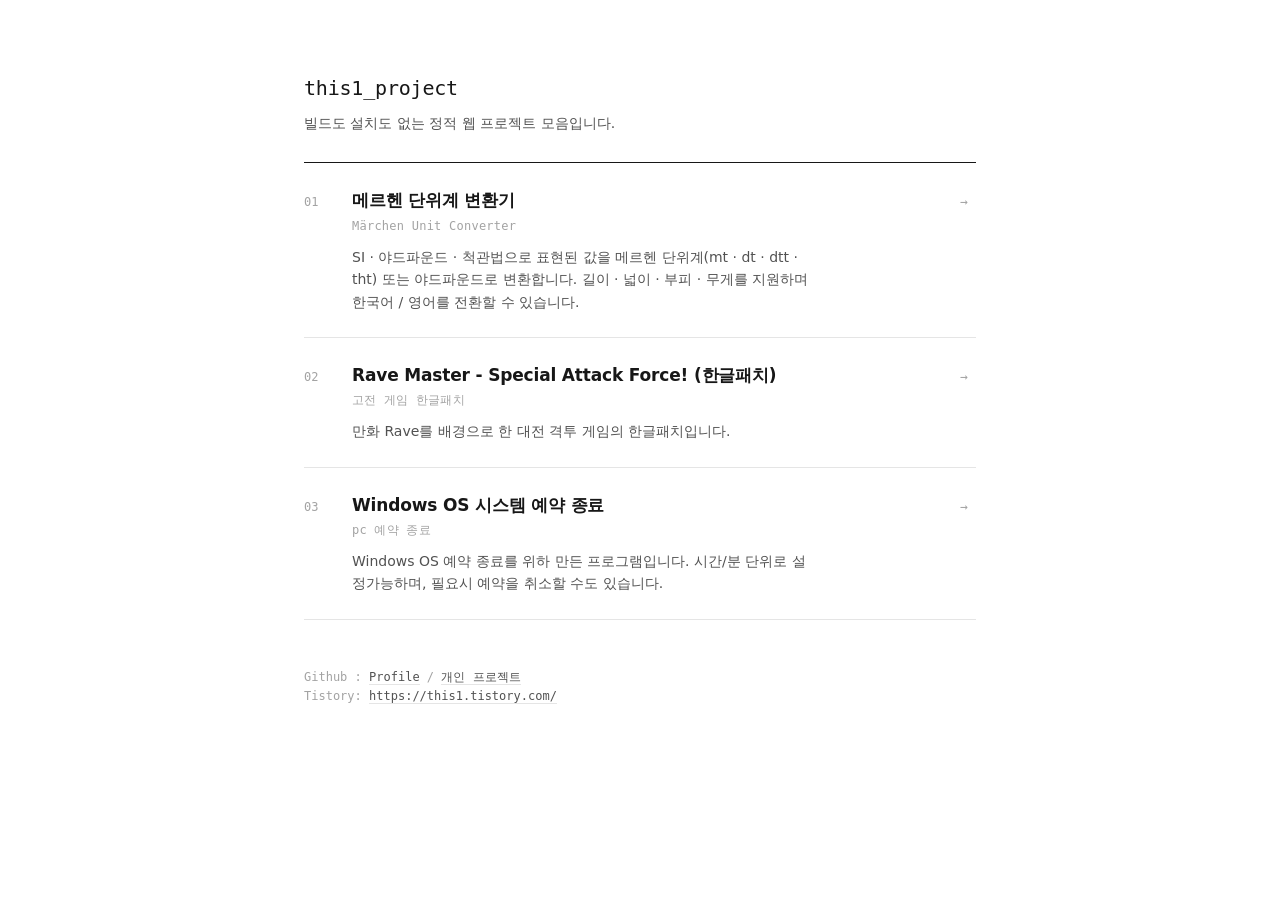
<file: index.html>
<!DOCTYPE html>
<html lang="ko">
<head>
  <meta charset="UTF-8">
  <meta name="viewport" content="width=device-width, initial-scale=1">
  <title>this1_project</title>
  <meta name="description" content="this1_project에 담긴 웹 프로젝트 목록">
  <style>
    :root {
      --bg:          #ffffff;
      --bg-hover:    #f5f5f5;
      --line:        #e5e5e5;
      --line-strong: #171717;

      --ink:         #171717;
      --ink-muted:   #525252;
      --ink-faint:   #a3a3a3;

      color-scheme: light;

      --sans: "Pretendard", "Apple SD Gothic Neo", "Malgun Gothic",
              system-ui, -apple-system, "Segoe UI", sans-serif;
      --mono: ui-monospace, "SFMono-Regular", "Cascadia Mono", Consolas, monospace;
    }

    * { box-sizing: border-box; }

    body {
      margin: 0;
      padding: 0;
      background: var(--bg);
      color: var(--ink);
      font-family: var(--sans);
      font-size: 15px;
      line-height: 1.6;
      -webkit-font-smoothing: antialiased;
    }

    .wrap {
      max-width: 720px;
      margin: 0 auto;
      padding: 72px 24px 96px;
    }

    /* ══ 머리말 ══════════════════════════════════════════════════════════ */

    header {
      padding-bottom: 28px;
      border-bottom: 1px solid var(--line-strong);
    }

    h1 {
      margin: 0;
      font-family: var(--mono);
      font-size: 20px;
      font-weight: 500;
      letter-spacing: -.01em;
      color: var(--ink);
    }

    .tagline {
      margin: 8px 0 0;
      font-size: 14px;
      color: var(--ink-muted);
    }

    /* ══ 목록 ════════════════════════════════════════════════════════════ */

    .list {
      list-style: none;
      margin: 0;
      padding: 0;
    }

    .list > li { border-bottom: 1px solid var(--line); }

    .row {
      display: grid;
      grid-template-columns: 44px 1fr 20px;
      align-items: baseline;
      gap: 0 4px;
      padding: 24px 8px 24px 0;
      text-decoration: none;
      color: inherit;
      transition: background-color .12s ease;
    }
    .row:hover { background: var(--bg-hover); }
    .row:focus-visible {
      outline: 2px solid var(--ink);
      outline-offset: -2px;
      background: var(--bg-hover);
    }

    .num {
      font-family: var(--mono);
      font-size: 12px;
      color: var(--ink-faint);
      font-variant-numeric: tabular-nums;
    }

    .title {
      display: block;
      margin: 0;
      font-size: 17px;
      font-weight: 600;
      letter-spacing: -.01em;
    }

    .subtitle {
      display: block;
      margin: 2px 0 0;
      font-family: var(--mono);
      font-size: 12px;
      letter-spacing: .02em;
      color: var(--ink-faint);
    }

    .desc {
      display: block;
      margin: 10px 0 0;
      font-size: 14px;
      color: var(--ink-muted);
      max-width: 52ch;
    }

    .meta {
      display: block;
      margin: 12px 0 0;
      font-family: var(--mono);
      font-size: 11px;
      letter-spacing: .02em;
      color: var(--ink-faint);
    }

    .arrow {
      justify-self: end;
      font-family: var(--mono);
      font-size: 13px;
      color: var(--ink-faint);
      transition: transform .12s ease, color .12s ease;
    }
    .row:hover .arrow,
    .row:focus-visible .arrow {
      color: var(--ink);
      transform: translateX(3px);
    }

    /* ══ 꼬리말 ══════════════════════════════════════════════════════════ */

    footer {
      margin-top: 48px;
      font-family: var(--mono);
      font-size: 12px;
      color: var(--ink-faint);
    }
    footer a {
      color: var(--ink-muted);
      text-decoration: none;
      border-bottom: 1px solid var(--line);
    }
    footer a:hover {
      color: var(--ink);
      border-bottom-color: var(--ink);
    }

    @media (max-width: 560px) {
      .wrap { padding: 48px 20px 64px; }
      .row { grid-template-columns: 32px 1fr 16px; padding: 20px 4px 20px 0; }
      .desc { max-width: none; }
    }
  </style>
</head>
<body>

  <div class="wrap">

    <header>
      <h1>this1_project</h1>
      <p class="tagline">빌드도 설치도 없는 정적 웹 프로젝트 모음입니다.</p>
    </header>

    <main>
      <ul class="list">

        <li>
          <a class="row" href="unit_conversion/">
            <span class="num">01</span>
            <span>
              <span class="title">메르헨 단위계 변환기</span>
              <span class="subtitle">Märchen Unit Converter</span>
              <span class="desc">
                SI · 야드파운드 · 척관법으로 표현된 값을 메르헨 단위계(mt · dt · dtt · tht)
                또는 야드파운드로 변환합니다. 길이 · 넓이 · 부피 · 무게를 지원하며
                한국어 / 영어를 전환할 수 있습니다.
              </span>
            </span>
            <span class="arrow" aria-hidden="true">→</span>
          </a>
        </li>
        
        <li>
          <a class="row" href="https://this1.tistory.com/106">
            <span class="num">02</span>
            <span>
              <span class="title">Rave Master - Special Attack Force! (한글패치)</span>
              <span class="subtitle">고전 게임 한글패치</span>
              <span class="desc">
                만화 Rave를 배경으로 한 대전 격투 게임의 한글패치입니다.
              </span>
            </span>
            <span class="arrow" aria-hidden="true">→</span>
          </a>
        </li>
        
        <li>
          <a class="row" href="https://this1.tistory.com/100">
            <span class="num">03</span>
            <span>
              <span class="title">Windows OS 시스템 예약 종료</span>
              <span class="subtitle">pc 예약 종료</span>
              <span class="desc">
                Windows OS 예약 종료를 위하 만든 프로그램입니다.
                시간/분 단위로 설정가능하며, 필요시 예약을 취소할 수도 있습니다.
              </span>
            </span>
            <span class="arrow" aria-hidden="true">→</span>
          </a>
        </li>

      </ul>
    </main>

    <footer>
      Github : <a href="https://github.com/swi0110">Profile</a> / <a href="https://github.com/swi0110/this1_project">개인 프로젝트</a> <br/>
      Tistory: <a href="https://this1.tistory.com/">https://this1.tistory.com/ </a>
    </footer>

  </div>

</body>
</html>
</file>
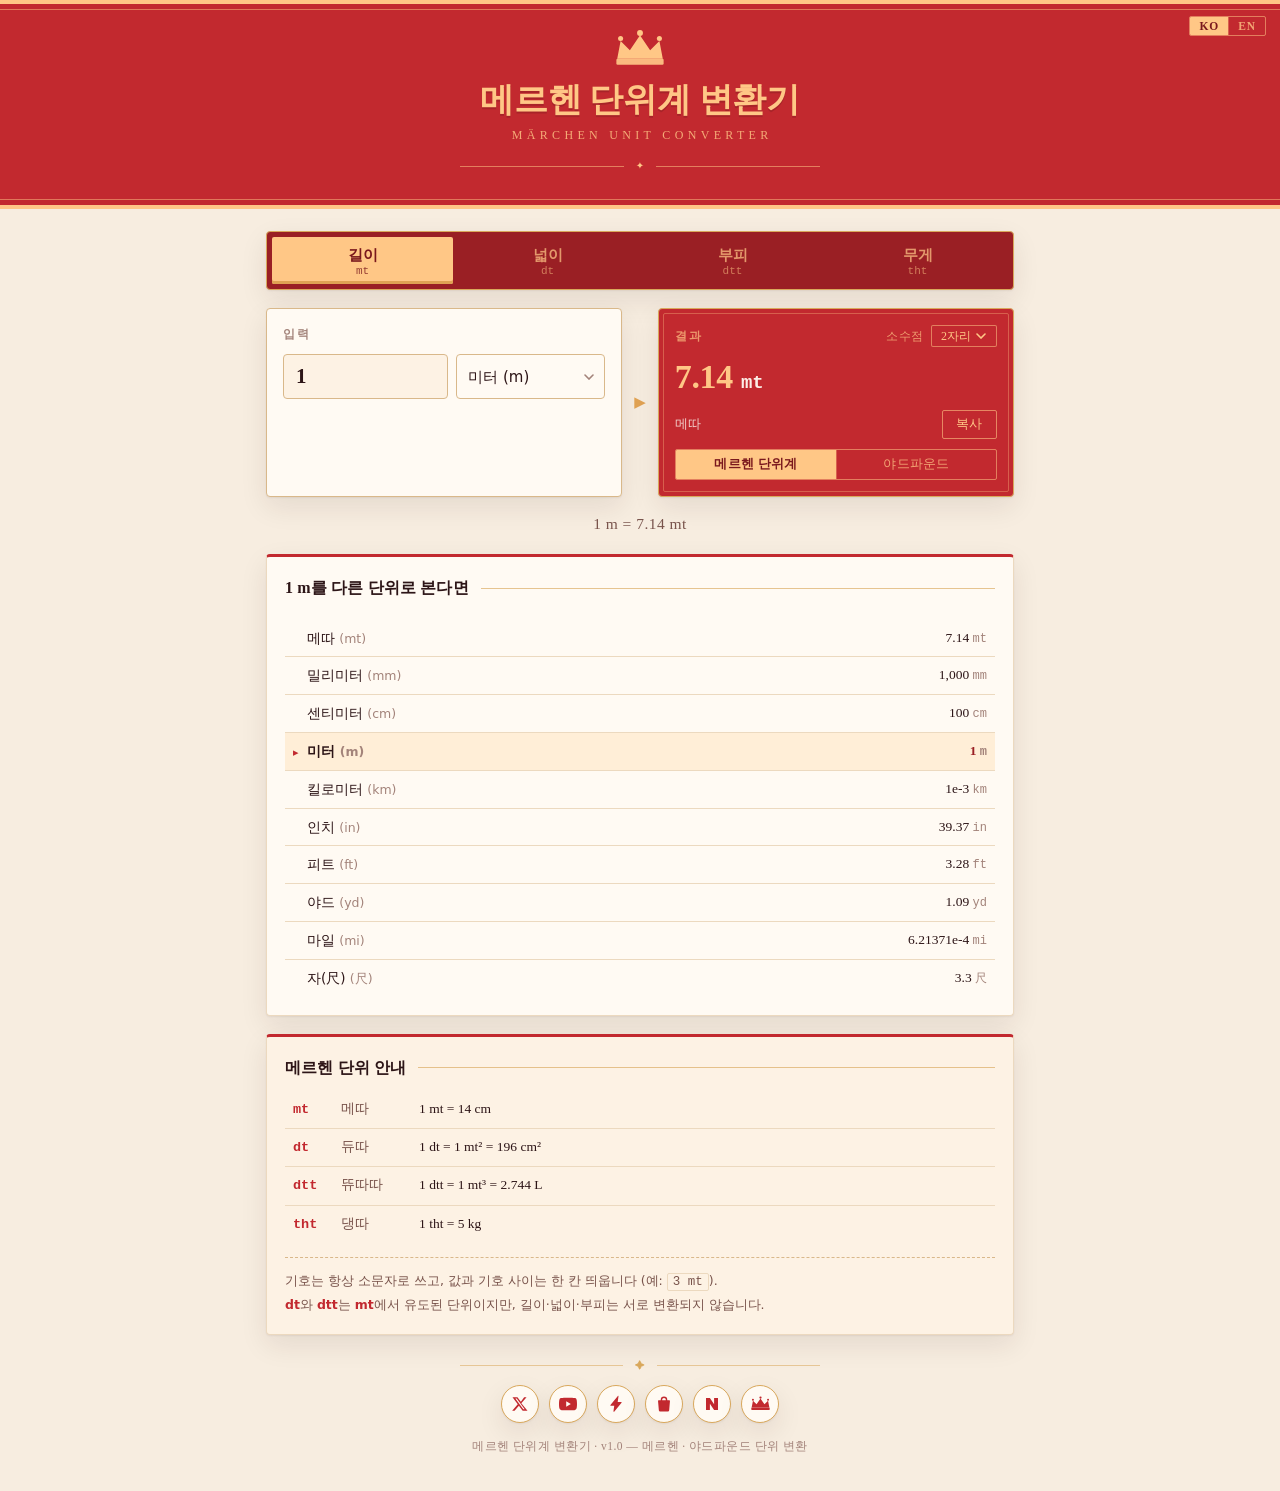
<file: unit_conversion/index.html>
<!DOCTYPE html>
<!-- 이 빙구야, 이걸 또 열어봤느냐!-->
<html lang="ko">
<head>
  <meta charset="UTF-8">
  <meta name="viewport" content="width=device-width, initial-scale=1">
  <title>메르헨 단위계 변환기</title>
  <link rel="stylesheet" href="css/style.css">
</head>
<body>

  <header class="crest-band">

    <div id="lang-toggle" class="lang-toggle" role="group" data-i18n-aria="langGroup"></div>

    <div class="crest-band-inner">

      <svg class="crest" viewBox="0 0 64 46" aria-hidden="true" focusable="false">
        <path class="crest-crown"
              d="M5 34 L9 13 L20 24 L32 6 L44 24 L55 13 L59 34 Z"/>
        <rect class="crest-base" x="4" y="34" width="56" height="7" rx="1.5"/>
        <circle class="crest-jewel" cx="9"  cy="10" r="3"/>
        <circle class="crest-jewel" cx="32" cy="3.5" r="3.5"/>
        <circle class="crest-jewel" cx="55" cy="10" r="3"/>
      </svg>

      <h1 class="wordmark" data-i18n="wordmark">메르헨 단위계 변환기</h1>
      <p class="wordmark-sub" data-i18n="wordmarkSub" data-i18n-lang="wordmarkSubLang">Märchen Unit Converter</p>

      <div class="band-rule" aria-hidden="true"><span>✦</span></div>
    </div>
  </header>

  <main class="app">

    <div id="tabs" class="tabs" role="group" data-i18n-aria="dimGroup"></div>

    <section class="converter">

      <div class="card">
        <label class="card-label" for="value-input" data-i18n="inputLabel">입력</label>
        <div id="input-field" class="input-field">
          <input id="value-input"
                 type="text"
                 inputmode="decimal"
                 autocomplete="off"
                 spellcheck="false"
                 data-i18n-placeholder="inputPlaceholder"
                 aria-describedby="input-error">
          <select id="from-unit" data-i18n-aria="fromUnitAria"></select>
        </div>
        <p id="input-error" class="input-error" role="alert"></p>
      </div>

      <div class="arrow" aria-hidden="true">
        <span class="arrow-desktop">▶</span>
        <span class="arrow-mobile">▼</span>
      </div>

      <div class="card result-card">
        <div class="result-head">
          <span class="card-label" data-i18n="resultLabel">결과</span>
          <label class="precision-field">
            <span data-i18n="decimalsLabel">소수점</span>
            <select id="decimals" data-i18n-aria="decimalsAria"></select>
          </label>
        </div>
        <div class="result-main" role="status" aria-live="polite" aria-atomic="true">
          <span id="result-value" class="result-value is-empty">—</span>
          <span id="result-symbol" class="result-symbol">mt</span>
        </div>
        <div class="result-foot">
          <span id="result-reading" class="result-reading">메따</span>
          <button id="copy-btn" type="button" class="copy-btn" data-i18n="copy" disabled>복사</button>
        </div>
        <div id="system-toggle" class="system-toggle" role="group" data-i18n-aria="systemGroup"></div>
      </div>

    </section>

    <p id="equation" class="equation"></p>

    <section class="panel">
      <div class="section-head">
        <!-- 제목에 입력 수량이 들어가므로 renderGlance가 채운다 (data-i18n 없음) -->
        <h2 id="glance-heading">다른 단위로 본다면</h2>
      </div>
      <p id="glance-caption" class="panel-caption"></p>
      <table class="glance">
        <tbody id="glance-body"></tbody>
      </table>
    </section>

    <section class="panel panel-guide">
      <div class="section-head">
        <h2 data-i18n="guideHeading">메르헨 단위 안내</h2>
      </div>
      <table class="guide">
        <tbody id="guide-body"></tbody>
      </table>
      <p class="panel-note">
        <span data-i18n-html="guideNote1"></span>
        <br>
        <span data-i18n-html="guideNote2"></span>
      </p>
    </section>

  </main>

  <footer class="app-footer">
    <div class="band-rule footer-rule" aria-hidden="true"><span>✦</span></div>

    <nav class="links" data-i18n-aria="linksGroup">

      <a class="link-btn" href="https://x.com/Mytyl_Maerchen"
         target="_blank" rel="noopener noreferrer"
         data-i18n-title="linkX" data-i18n-aria="linkXAria">
        <svg viewBox="0 0 24 24" aria-hidden="true" focusable="false">
          <path d="M17.53 3h3.2l-6.99 7.99L22 21h-6.44l-5.05-6.6L4.74 21H1.54l7.48-8.55L2 3h6.6l4.56 6.03L17.53 3Zm-1.12 16.1h1.77L7.67 4.81H5.77l10.64 14.29Z"/>
        </svg>
      </a>

      <a class="link-btn" href="https://www.youtube.com/@MytylMaerchen"
         target="_blank" rel="noopener noreferrer"
         data-i18n-title="linkYoutube" data-i18n-aria="linkYoutubeAria">
        <svg viewBox="0 0 24 24" aria-hidden="true" focusable="false">
          <path d="M23.5 6.2a3 3 0 0 0-2.11-2.12C19.5 3.56 12 3.56 12 3.56s-7.5 0-9.39.52A3 3 0 0 0 .5 6.2C0 8.1 0 12 0 12s0 3.9.5 5.8a3 3 0 0 0 2.11 2.12c1.89.52 9.39.52 9.39.52s7.5 0 9.39-.52A3 3 0 0 0 23.5 17.8c.5-1.9.5-5.8.5-5.8s0-3.9-.5-5.8ZM9.6 15.6V8.4l6.2 3.6-6.2 3.6Z"/>
        </svg>
      </a>

      <!-- 치지직 로고는 '치'·'직'을 번개 모양으로 변형한 것이라 번개를 모티프로 삼았다 -->
      <a class="link-btn" href="https://chzzk.naver.com/390efc6c5186f85427b2d61297a9d4ed"
         target="_blank" rel="noopener noreferrer"
         data-i18n-title="linkChzzk" data-i18n-aria="linkChzzkAria">
        <svg viewBox="0 0 24 24" aria-hidden="true" focusable="false">
          <path d="M14.2 1.5 4.6 13.4a.55.55 0 0 0 .43.9h4.63l-1.06 7.5a.55.55 0 0 0 .97.42l9.83-12.02a.55.55 0 0 0-.43-.9h-4.7l1.02-7.4a.55.55 0 0 0-1.09-.4Z"/>
        </svg>
      </a>

      <!-- 마플샵은 워드마크만 쓰고 심볼이 없어, 굿즈를 뜻하는 쇼핑백으로 대신한다 -->
      <a class="link-btn" href="https://marpple.shop/kr/mytyl_maerchen"
         target="_blank" rel="noopener noreferrer"
         data-i18n-title="linkGoods" data-i18n-aria="linkGoodsAria">
        <svg viewBox="0 0 24 24" aria-hidden="true" focusable="false">
          <path d="M4.9 7h14.2c.5 0 .89.43.85.93l-1.06 12.4A1.7 1.7 0 0 1 17.2 21.9H6.8a1.7 1.7 0 0 1-1.69-1.57L4.05 7.93A.85.85 0 0 1 4.9 7Z"/>
          <path d="M8.6 8.5V6.4a3.4 3.4 0 0 1 6.8 0v2.1" fill="none"
                stroke="currentColor" stroke-width="1.9" stroke-linecap="round"/>
        </svg>
      </a>

      <!-- 카페 앱 아이콘 대신 네이버의 N 마크 — 커피잔은 커뮤니티라는 성격을 오해하게 만든다 -->
      <a class="link-btn" href="https://cafe.naver.com/maerchenkingdom"
         target="_blank" rel="noopener noreferrer"
         data-i18n-title="linkCafe" data-i18n-aria="linkCafeAria">
        <svg viewBox="0 0 24 24" aria-hidden="true" focusable="false">
          <path d="M4 4h5.2l5.6 8.2V4H20v16h-5.2L9.2 11.8V20H4V4Z"/>
        </svg>
      </a>

      <!-- 제국 홈페이지는 이 페이지 머리에 쓴 왕관 문장을 그대로 쓴다 -->
      <a class="link-btn" href="https://www.theholymaerchenempire.com/ko"
         target="_blank" rel="noopener noreferrer"
         data-i18n-title="linkHome" data-i18n-aria="linkHomeAria">
        <svg class="crest-icon" viewBox="0 0 64 46" aria-hidden="true" focusable="false">
          <path d="M5 34 L9 13 L20 24 L32 6 L44 24 L55 13 L59 34 Z"/>
          <rect x="4" y="34" width="56" height="7" rx="1.5"/>
          <circle cx="9"  cy="10" r="3"/>
          <circle cx="32" cy="3.5" r="3.5"/>
          <circle cx="55" cy="10" r="3"/>
        </svg>
      </a>

    </nav>

    <p class="footer-note" data-i18n="footerNote"></p>
  </footer>

  <div id="toast" class="toast" role="status" hidden></div>

  <script src="js/i18n.js"></script>
  <script src="js/units.js"></script>
  <script src="js/convert.js"></script>
  <script src="js/format.js"></script>
  <script src="js/storage.js"></script>
  <script src="js/ui.js"></script>
</body>
</html>
</file>
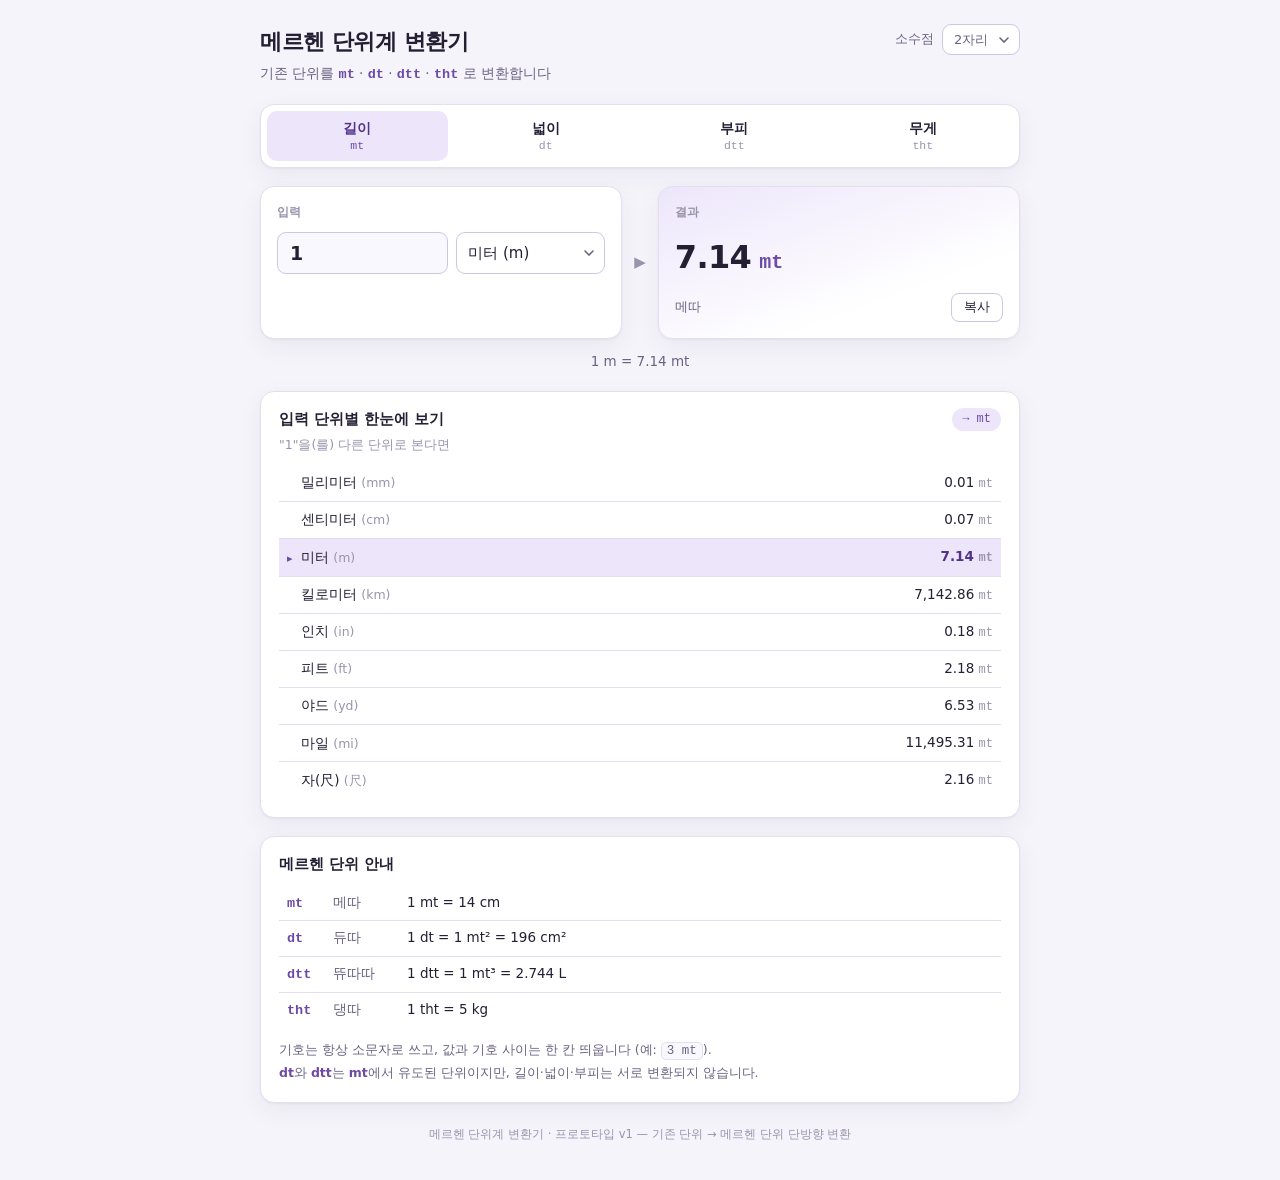
<file: unit_conversion/prototype/index.html>
<!DOCTYPE html>
<!-- 이 빙구야, 이걸 또 열어봤느냐!-->
<html lang="ko">
<head>
  <meta charset="UTF-8">
  <meta name="viewport" content="width=device-width, initial-scale=1">
  <title>메르헨 단위계 변환기</title>
  <link rel="stylesheet" href="css/style.css">
</head>
<body>

  <div class="app">

    <header class="app-header">
      <div class="app-title">
        <h1>메르헨 단위계 변환기</h1>
        <p class="subtitle">
          기존 단위를 <b>mt</b> · <b>dt</b> · <b>dtt</b> · <b>tht</b> 로 변환합니다
        </p>
      </div>
      <label class="precision-field">
        <span class="precision-label">소수점</span>
        <select id="decimals" aria-label="소수점 자리수"></select>
      </label>
    </header>

    <nav id="tabs" class="tabs" role="tablist" aria-label="변환 차원"></nav>

    <section class="converter">

      <div class="card input-card">
        <label class="card-label" for="value-input">입력</label>
        <div id="input-field" class="input-field">
          <input id="value-input"
                 type="text"
                 inputmode="decimal"
                 autocomplete="off"
                 spellcheck="false"
                 placeholder="값 입력"
                 aria-describedby="input-error">
          <select id="from-unit" aria-label="입력 단위"></select>
        </div>
        <p id="input-error" class="input-error" role="alert"></p>
      </div>

      <div class="arrow" aria-hidden="true">
        <span class="arrow-desktop">▶</span>
        <span class="arrow-mobile">▼</span>
      </div>

      <div class="card result-card">
        <span class="card-label">결과</span>
        <div class="result-main" role="status" aria-live="polite" aria-atomic="true">
          <span id="result-value" class="result-value is-empty">—</span>
          <span id="result-symbol" class="result-symbol">mt</span>
        </div>
        <div class="result-foot">
          <span id="result-reading" class="result-reading">메따</span>
          <button id="copy-btn" type="button" class="copy-btn" disabled>복사</button>
        </div>
      </div>

    </section>

    <p id="equation" class="equation"></p>

    <section class="panel">
      <div class="panel-head">
        <h2>입력 단위별 한눈에 보기</h2>
        <span class="panel-badge">→ <span id="glance-unit">mt</span></span>
      </div>
      <p id="glance-caption" class="panel-caption"></p>
      <table class="glance">
        <tbody id="glance-body"></tbody>
      </table>
    </section>

    <section class="panel">
      <div class="panel-head">
        <h2>메르헨 단위 안내</h2>
      </div>
      <table class="guide">
        <tbody id="guide-body"></tbody>
      </table>
      <p class="panel-note">
        기호는 항상 소문자로 쓰고, 값과 기호 사이는 한 칸 띄웁니다 (예: <code>3 mt</code>).
        <br>
        <b>dt</b>와 <b>dtt</b>는 <b>mt</b>에서 유도된 단위이지만, 길이·넓이·부피는 서로 변환되지 않습니다.
      </p>
    </section>

    <footer class="app-footer">
      메르헨 단위계 변환기 · 프로토타입 v1 — 기존 단위 → 메르헨 단위 단방향 변환
    </footer>

  </div>

  <div id="toast" class="toast" role="status" hidden></div>

  <script src="js/units.js"></script>
  <script src="js/convert.js"></script>
  <script src="js/format.js"></script>
  <script src="js/storage.js"></script>
  <script src="js/ui.js"></script>
</body>
</html>
</file>
<file: unit_conversion/css/style.css>
/* ==========================================================================
   메르헨 단위계 변환기 — style.css (정규 버전)

   디자인 참고: The Holy Maerchen Empire (theholymaerchenempire.com).
   붉은색은 건국의 열정, 금색은 그 과정의 노력이라는 제국 상징 해설을 따랐다.
   프로토타입 디자인은 prototype/ 폴더에 따로 보관되어 있다.
   ========================================================================== */

:root {
  /* 제국 정본 색 */
  --red:           #c2292f;
  --red-deep:      #9a1f24;
  --red-dark:      #7a181d;
  --gold:          #ffc786;
  --gold-deep:     #e0a253;
  --gold-line:     #d9a85c;

  /* 지면 */
  --page:          #f7ede0;
  --surface:       #fffaf3;
  --surface-alt:   #fdf2e4;
  --border:        #ecd9bf;
  --border-strong: #d9b88a;

  /* 글자 */
  --ink:           #2d1517;
  --ink-muted:     #79544c;
  --ink-faint:     #a3837a;

  --danger:        #9a1f24;

  /* OS가 다크 모드여도 select·스크롤바가 어두워지지 않게 라이트로 못 박는다 */
  color-scheme: light;

  --shadow:        0 1px 2px rgba(45, 21, 23, .06), 0 10px 28px rgba(45, 21, 23, .09);
  --radius:        4px;

  --serif: Georgia, "Times New Roman", "Noto Serif KR", "Nanum Myeongjo",
           Batang, 바탕, serif;
  /* 숫자 전용 — Georgia의 올드스타일 숫자는 높낮이가 들쭉날쭉해 읽기 나쁘다 */
  --serif-num: "Times New Roman", Times, "Noto Serif KR", Batang, 바탕, serif;
  --sans:  "Pretendard", "Apple SD Gothic Neo", "Malgun Gothic",
           system-ui, -apple-system, sans-serif;
  --mono:  ui-monospace, "SFMono-Regular", Consolas, monospace;
}

* { box-sizing: border-box; }

body {
  margin: 0;
  padding: 0 0 40px;
  background: var(--page);
  color: var(--ink);
  font-family: var(--sans);
  font-size: 15px;
  line-height: 1.65;
  -webkit-font-smoothing: antialiased;
}

/* ══ 문장 배너 ═══════════════════════════════════════════════════════════ */

.crest-band {
  background: var(--red);
  border-top: 4px solid var(--gold);
  border-bottom: 4px solid var(--gold);
  padding: 26px 16px 22px;
  text-align: center;
  position: relative;
}

/* 금색 이중선 — 제국 문서의 테두리 느낌 */
.crest-band::before,
.crest-band::after {
  content: "";
  position: absolute;
  left: 0;
  right: 0;
  height: 1px;
  background: rgba(255, 199, 134, .5);
}
.crest-band::before { top: 5px; }
.crest-band::after  { bottom: 5px; }

.crest-band-inner {
  max-width: 780px;
  margin: 0 auto;
}

/* 언어 전환 — 배너 오른쪽 위. 가운데 정렬된 워드마크를 밀지 않도록 띄워 놓는다 */
.lang-toggle {
  position: absolute;
  top: 12px;
  right: 14px;
  display: flex;
  border: 1px solid rgba(255, 199, 134, .55);
  border-radius: 2px;
  overflow: hidden;
}

.lang-btn {
  padding: 3px 9px;
  background: transparent;
  border: 0;
  border-left: 1px solid rgba(255, 199, 134, .35);
  font-family: var(--serif);
  font-size: 11.5px;
  font-weight: 700;
  letter-spacing: .08em;
  color: rgba(255, 199, 134, .78);
  cursor: pointer;
  transition: background .12s ease, color .12s ease;
}

.lang-btn:first-child { border-left: 0; }

.lang-btn:hover:not(.is-active) { background: rgba(255, 199, 134, .14); color: var(--gold); }

.lang-btn.is-active { background: var(--gold); color: var(--red-dark); }

.crest {
  width: 54px;
  height: 39px;
  display: block;
  margin: 0 auto 10px;
}

.crest-crown,
.crest-base,
.crest-jewel { fill: var(--gold); }

.crest-base { opacity: .92; }

.wordmark {
  margin: 0;
  font-family: var(--serif);
  font-size: 34px;
  font-weight: 700;
  line-height: 1.25;
  letter-spacing: -.01em;
  color: var(--gold);
  text-shadow: 0 2px 0 rgba(0, 0, 0, .13);
}

.wordmark-sub {
  margin: 4px 0 0;
  font-family: var(--serif);
  font-size: 12px;
  font-weight: 400;
  letter-spacing: .36em;
  text-indent: .36em;   /* letter-spacing 때문에 오른쪽으로 밀리는 것 보정 */
  text-transform: uppercase;
  color: rgba(255, 199, 134, .82);
}

/* 가운데에 ✦를 끼운 금색 구분선 */
.band-rule {
  display: flex;
  align-items: center;
  gap: 12px;
  margin: 16px auto 12px;
  max-width: 360px;
  color: var(--gold);
}

.band-rule::before,
.band-rule::after {
  content: "";
  flex: 1;
  height: 1px;
  background: currentColor;
  opacity: .55;
}

.band-rule span { font-size: 10px; line-height: 1; }

/* ══ 본문 ════════════════════════════════════════════════════════════════ */

.app {
  max-width: 780px;
  margin: 0 auto;
  padding: 22px 16px 0;
  display: flex;
  flex-direction: column;
  gap: 18px;
}

/* 소수점 자리수 선택 — 결과 카드 안에 들어간다 */
.precision-field {
  display: flex;
  align-items: center;
  gap: 7px;
  font-family: var(--serif);
  font-size: 11.5px;
  letter-spacing: .06em;
  color: rgba(255, 199, 134, .72);
  white-space: nowrap;
}

/* ── 공통 폼 요소 ─────────────────────────────────────────────────────── */

select, input, button {
  font-family: inherit;
  font-size: inherit;
  color: inherit;
}

select {
  appearance: none;
  background: var(--surface) url("data:image/svg+xml;utf8,<svg xmlns='http://www.w3.org/2000/svg' width='10' height='6'><path d='M1 1l4 4 4-4' fill='none' stroke='%23a3837a' stroke-width='1.6' stroke-linecap='round'/></svg>") no-repeat right 10px center;
  border: 1px solid var(--border-strong);
  border-radius: var(--radius);
  padding: 7px 30px 7px 11px;
  font-family: var(--sans);
  cursor: pointer;
}

select:focus-visible,
input:focus-visible,
button:focus-visible {
  outline: 2px solid var(--red);
  outline-offset: 2px;
}

/* ── 차원 탭 — 제국 리본 ──────────────────────────────────────────────── */

.tabs {
  display: grid;
  grid-template-columns: repeat(4, minmax(0, 1fr));
  background: var(--red-deep);
  border: 1px solid var(--gold-line);
  border-radius: var(--radius);
  padding: 5px;
  gap: 4px;
  box-shadow: var(--shadow);
}

.tab {
  display: flex;
  flex-direction: column;
  align-items: center;
  gap: 0;
  padding: 9px 4px 7px;
  background: transparent;
  border: 0;
  border-radius: 2px;
  color: rgba(255, 199, 134, .72);
  cursor: pointer;
  transition: background .12s ease, color .12s ease;
}

.tab:hover { background: rgba(255, 199, 134, .12); color: var(--gold); }

.tab.is-active {
  background: var(--gold);
  color: var(--red-dark);
  box-shadow: inset 0 -3px 0 var(--gold-deep);
}

.tab-label {
  font-family: var(--serif);
  font-size: 15px;
  font-weight: 700;
}

.tab-unit {
  font-family: var(--mono);
  font-size: 11px;
  opacity: .78;
}

/* ── 변환기 본체 ─────────────────────────────────────────────────────── */

/* minmax(0,1fr) — 그냥 1fr이면 자동 최소 크기가 트랙을 밀어내 가로 스크롤이 생긴다 */
.converter {
  display: grid;
  grid-template-columns: minmax(0, 1fr) auto minmax(0, 1fr);
  align-items: stretch;
  gap: 12px;
}

.card {
  min-width: 0;
  background: var(--surface);
  border: 1px solid var(--border-strong);
  border-radius: var(--radius);
  padding: 16px;
  box-shadow: var(--shadow);
  display: flex;
  flex-direction: column;
  gap: 10px;
}

.card-label {
  font-family: var(--serif);
  font-size: 11.5px;
  font-weight: 700;
  letter-spacing: .18em;
  text-transform: uppercase;
  color: var(--ink-faint);
}

.input-field {
  display: flex;
  gap: 8px;
  min-width: 0;
}

/* width: 0 — input의 기본 size 속성이 만드는 고유 너비를 무력화한다 */
.input-field input {
  flex: 1 1 0;
  width: 0;
  min-width: 0;
  background: var(--surface-alt);
  border: 1px solid var(--border-strong);
  border-radius: var(--radius);
  padding: 9px 12px;
  font-family: var(--serif-num);
  font-size: 21px;
  font-weight: 700;
  font-variant-numeric: lining-nums tabular-nums;
}

.input-field.has-error input {
  border-color: var(--danger);
  background: color-mix(in srgb, var(--danger) 8%, var(--surface-alt));
}

.input-field select { flex: 0 0 auto; max-width: 47%; }

.input-error {
  margin: 0;
  min-height: 18px;
  font-size: 12.5px;
  color: var(--danger);
}

.arrow {
  display: flex;
  align-items: center;
  justify-content: center;
  color: var(--gold-deep);
  font-size: 15px;
}

.arrow-mobile { display: none; }

/* 결과는 화면의 옥좌 — 진홍 바탕에 금색 숫자 */
.result-card {
  background: var(--red);
  border-color: var(--gold-line);
  justify-content: space-between;
  position: relative;
}

.result-card::after {
  content: "";
  position: absolute;
  inset: 4px;
  border: 1px solid rgba(255, 199, 134, .34);
  border-radius: 2px;
  pointer-events: none;
}

.result-card .card-label { color: rgba(255, 199, 134, .7); }

/* '결과' 라벨과 소수점 자리수 선택을 한 줄에 양끝으로 */
.result-head {
  display: flex;
  align-items: center;
  justify-content: space-between;
  gap: 10px;
}

/* 진홍 바탕에 올라가므로 복사 버튼과 같은 금색 외곽선 차림새로 맞춘다 */
.result-card select {
  background-color: transparent;
  background-image: url("data:image/svg+xml;utf8,<svg xmlns='http://www.w3.org/2000/svg' width='10' height='6'><path d='M1 1l4 4 4-4' fill='none' stroke='%23ffc786' stroke-width='1.6' stroke-linecap='round'/></svg>");
  border-color: rgba(255, 199, 134, .55);
  border-radius: 2px;
  padding: 3px 25px 3px 9px;
  font-family: var(--serif);
  font-size: 12px;
  color: var(--gold);
}

.result-card select:hover { border-color: var(--gold); }

/* 펼쳐진 목록은 OS 팝업이라 밝은 바탕에 그려진다 — 글자색을 따로 지정한다 */
.result-card select option {
  background: var(--surface);
  color: var(--ink);
}

/* 단위계 선택 — 결과 패널 안의 분절 토글. 금색 테두리 한 겹을 둘로 나눠 쓴다 */
.system-toggle {
  display: grid;
  grid-template-columns: repeat(2, minmax(0, 1fr));
  border: 1px solid rgba(255, 199, 134, .55);
  border-radius: 2px;
  overflow: hidden;
}

.system-btn {
  padding: 6px 4px;
  background: transparent;
  border: 0;
  border-left: 1px solid rgba(255, 199, 134, .35);
  font-family: var(--serif);
  font-size: 12.5px;
  letter-spacing: .02em;
  color: rgba(255, 199, 134, .78);
  cursor: pointer;
  transition: background .12s ease, color .12s ease;
}

.system-btn:first-child { border-left: 0; }

.system-btn:hover:not(.is-active) { background: rgba(255, 199, 134, .14); color: var(--gold); }

.system-btn.is-active {
  background: var(--gold);
  color: var(--red-dark);
  font-weight: 700;
}

.result-main {
  display: flex;
  align-items: baseline;
  gap: 8px;
  flex-wrap: wrap;
}

.result-value {
  font-family: var(--serif-num);
  font-size: 34px;
  font-weight: 700;
  line-height: 1.15;
  letter-spacing: -.01em;
  font-variant-numeric: lining-nums tabular-nums;
  color: var(--gold);
  word-break: break-all;
}

.result-value.is-empty { color: rgba(255, 199, 134, .45); font-weight: 400; }

.result-symbol {
  font-family: var(--mono);
  font-size: 19px;
  font-weight: 700;
  color: rgba(255, 248, 240, .95);
}

.result-foot {
  display: flex;
  align-items: center;
  justify-content: space-between;
  gap: 10px;
}

.result-reading {
  font-family: var(--serif);
  font-size: 13px;
  color: rgba(255, 248, 240, .8);
}

.copy-btn {
  background: transparent;
  border: 1px solid rgba(255, 199, 134, .6);
  border-radius: 2px;
  padding: 5px 13px;
  font-family: var(--serif);
  font-size: 12.5px;
  letter-spacing: .06em;
  color: var(--gold);
  cursor: pointer;
  transition: background .12s ease, color .12s ease;
}

.copy-btn:hover:not(:disabled) { background: var(--gold); color: var(--red-dark); }

.copy-btn:disabled { opacity: .38; cursor: default; }

/* 변환식 — 제국 포고문 한 줄 */
.equation {
  margin: -4px 0 0;
  min-height: 22px;
  text-align: center;
  font-family: var(--serif-num);
  font-size: 15.5px;
  letter-spacing: .03em;
  color: var(--ink-muted);
  font-variant-numeric: lining-nums tabular-nums;
}

/* ── 패널 ────────────────────────────────────────────────────────────── */

.panel {
  background: var(--surface);
  border: 1px solid var(--border);
  border-top: 3px solid var(--red);
  border-radius: var(--radius);
  padding: 6px 18px 18px;
  box-shadow: var(--shadow);
}

.panel-guide { background: var(--surface-alt); }

/* 섹션 제목 — 양옆으로 금색 선이 뻗는 중앙 정렬 세리프 */
.section-head {
  display: flex;
  align-items: center;
  gap: 12px;
  padding: 12px 0 10px;
}

.section-head::after {
  content: "";
  flex: 1;
  height: 1px;
  background: var(--gold-line);
  opacity: .65;
}

.panel h2 {
  margin: 0;
  font-family: var(--serif);
  font-size: 16px;
  font-weight: 700;
  letter-spacing: .01em;
  white-space: nowrap;
}

.panel-caption {
  margin: 0 0 8px;
  font-size: 12.5px;
  color: var(--ink-faint);
}

.panel-note {
  margin: 14px 0 0;
  padding-top: 12px;
  border-top: 1px dashed var(--border-strong);
  font-size: 12.5px;
  color: var(--ink-muted);
  line-height: 1.75;
}

.panel-note code {
  font-family: var(--mono);
  background: var(--surface-alt);
  border: 1px solid var(--border);
  border-radius: 2px;
  padding: 1px 5px;
}

.panel-note b { color: var(--red); }

table { width: 100%; border-collapse: collapse; }

/* 한눈에 보기 표 */

.glance-row { cursor: pointer; transition: background .1s ease; }
.glance-row:hover { background: var(--surface-alt); }

.glance-row.is-current { background: color-mix(in srgb, var(--gold) 26%, transparent); }
.glance-row.is-current .glance-value { color: var(--red-deep); font-weight: 700; }
.glance-row.is-current .glance-name { font-weight: 700; }

.glance td {
  padding: 7px 8px;
  border-top: 1px solid var(--border);
  font-size: 13.5px;
}

.glance tr:first-child td { border-top: 0; }

.glance-marker {
  display: inline-block;
  width: 14px;
  color: var(--red);
  font-size: 11px;
}

/* 초점과 키보드를 맡는 진짜 버튼. 겉보기는 그냥 글자여야 한다 */
.glance-pick {
  padding: 0;
  background: none;
  border: 0;
  font: inherit;
  color: inherit;
  text-align: left;
  cursor: pointer;
}

.glance-symbol { color: var(--ink-faint); font-size: 12.5px; }

.glance-value {
  text-align: right;
  font-family: var(--serif-num);
  font-size: 14px;
  font-variant-numeric: lining-nums tabular-nums;
  white-space: nowrap;
}

.glance-target {
  font-family: var(--mono);
  font-size: 12px;
  color: var(--ink-faint);
}

/* 단위 안내 표 */

.guide td {
  padding: 7px 8px;
  border-top: 1px solid var(--border);
  font-size: 13.5px;
  vertical-align: baseline;
}

.guide tr:first-child td { border-top: 0; }

.guide-symbol {
  font-family: var(--mono);
  font-weight: 700;
  color: var(--red);
  width: 48px;
}

.guide-reading {
  width: 78px;
  font-family: var(--serif);
  color: var(--ink-muted);
}

.guide-note {
  font-family: var(--serif-num);
  font-size: 14px;
  font-variant-numeric: lining-nums tabular-nums;
}

/* ── 푸터 / 토스트 ───────────────────────────────────────────────────── */

.app-footer {
  max-width: 780px;
  margin: 26px auto 0;
  padding: 0 16px;
  text-align: center;
  font-family: var(--serif);
  font-size: 11.5px;
  letter-spacing: .04em;
  color: var(--ink-faint);
}

.footer-rule { color: var(--gold-line); margin-bottom: 14px; }

/* 바로가기 — 아이콘만 있는 원형 버튼. 브랜드 색 대신 제국 색을 쓴다 */
.links {
  display: flex;
  justify-content: center;
  flex-wrap: wrap;
  gap: 10px;
  margin-bottom: 14px;
}

.link-btn {
  display: inline-flex;
  align-items: center;
  justify-content: center;
  width: 38px;
  height: 38px;
  background: var(--surface);
  border: 1px solid var(--gold-line);
  border-radius: 50%;
  color: var(--red);
  box-shadow: var(--shadow);
  transition: background .12s ease, color .12s ease, border-color .12s ease;
}

.link-btn svg {
  width: 18px;
  height: 18px;
  display: block;
  fill: currentColor;
}

/* 문장은 가로로 넓은 모양이라 폭을 조금 더 준다 (viewBox 비율대로 눌려 들어간다) */
.link-btn .crest-icon { width: 21px; }

.link-btn:hover {
  background: var(--red);
  border-color: var(--red);
  color: var(--gold);
}

.footer-note { margin: 0; }

.toast {
  position: fixed;
  left: 50%;
  bottom: 28px;
  transform: translateX(-50%);
  background: var(--red-dark);
  color: var(--gold);
  border: 1px solid var(--gold-line);
  border-radius: 2px;
  padding: 9px 18px;
  font-size: 13px;
  box-shadow: 0 6px 20px rgba(0, 0, 0, .3);
  z-index: 10;
}

.toast[hidden] { display: none; }

/* ── 모바일 (≤ 640px) ────────────────────────────────────────────────── */

@media (max-width: 640px) {
  .crest-band { padding: 20px 14px 18px; }

  .wordmark { font-size: 26px; }

  .wordmark-sub { font-size: 10.5px; letter-spacing: .26em; text-indent: .26em; }

  .app { padding: 18px 12px 0; }

  .tabs { grid-template-columns: repeat(2, minmax(0, 1fr)); }

  .converter { grid-template-columns: minmax(0, 1fr); }

  .arrow { padding: 2px 0; }
  .arrow-desktop { display: none; }
  .arrow-mobile { display: inline; }

  .result-value { font-size: 29px; }

  .section-head { flex-wrap: wrap; }
  .panel h2 { white-space: normal; }
}
</file>
<file: unit_conversion/prototype/css/style.css>
/* ==========================================================================
   메르헨 단위계 변환기 — style.css
   색상은 전부 CSS 변수로 정의하고 prefers-color-scheme로 다크 모드에 대응한다.
   ========================================================================== */

:root {
  --bg:            #f6f4fb;
  --surface:       #ffffff;
  --surface-alt:   #faf8ff;
  --border:        #e4dff0;
  --border-strong: #cfc6e4;
  --text:          #241f33;
  --text-muted:    #6b6382;
  --text-faint:    #9a93ad;
  --accent:        #6d4aa8;
  --accent-soft:   #ede6fb;
  --accent-strong: #52338a;
  --danger:        #c0344a;
  --shadow:        0 1px 2px rgba(36, 31, 51, .05), 0 8px 24px rgba(36, 31, 51, .06);
  --radius:        14px;
}

@media (prefers-color-scheme: dark) {
  :root {
    --bg:            #17141f;
    --surface:       #211d2c;
    --surface-alt:   #272134;
    --border:        #362f47;
    --border-strong: #4a4160;
    --text:          #ece8f5;
    --text-muted:    #a79fbd;
    --text-faint:    #7b7392;
    --accent:        #b295e8;
    --accent-soft:   #322a46;
    --accent-strong: #cdb8f5;
    --danger:        #f0879a;
    --shadow:        0 1px 2px rgba(0, 0, 0, .3), 0 8px 24px rgba(0, 0, 0, .28);
  }
}

* { box-sizing: border-box; }

body {
  margin: 0;
  padding: 24px 16px 48px;
  background: var(--bg);
  color: var(--text);
  font-family: "Pretendard", "Apple SD Gothic Neo", "Malgun Gothic",
               system-ui, -apple-system, sans-serif;
  font-size: 15px;
  line-height: 1.6;
  -webkit-font-smoothing: antialiased;
}

.app {
  max-width: 760px;
  margin: 0 auto;
  display: flex;
  flex-direction: column;
  gap: 18px;
}

/* ── 헤더 ────────────────────────────────────────────────────────────── */

.app-header {
  display: flex;
  align-items: flex-start;
  justify-content: space-between;
  gap: 16px;
  flex-wrap: wrap;
}

.app-header h1 {
  margin: 0;
  font-size: 22px;
  font-weight: 700;
  letter-spacing: -.02em;
}

.subtitle {
  margin: 4px 0 0;
  color: var(--text-muted);
  font-size: 13.5px;
}

.subtitle b {
  color: var(--accent);
  font-weight: 700;
  font-family: ui-monospace, "SFMono-Regular", Consolas, monospace;
}

.precision-field {
  display: flex;
  align-items: center;
  gap: 8px;
  font-size: 13px;
  color: var(--text-muted);
  white-space: nowrap;
}

/* ── 공통 폼 요소 ───────────────────────────────────────────────────── */

select, input, button {
  font-family: inherit;
  font-size: inherit;
  color: inherit;
}

select {
  appearance: none;
  background: var(--surface) url("data:image/svg+xml;utf8,<svg xmlns='http://www.w3.org/2000/svg' width='10' height='6'><path d='M1 1l4 4 4-4' fill='none' stroke='%236b6382' stroke-width='1.6' stroke-linecap='round'/></svg>") no-repeat right 10px center;
  border: 1px solid var(--border-strong);
  border-radius: 9px;
  padding: 7px 30px 7px 11px;
  cursor: pointer;
}

select:focus-visible,
input:focus-visible,
button:focus-visible,
.glance-row:focus-visible {
  outline: 2px solid var(--accent);
  outline-offset: 2px;
}

/* ── 차원 탭 ─────────────────────────────────────────────────────────── */

.tabs {
  display: grid;
  grid-template-columns: repeat(4, minmax(0, 1fr));
  gap: 8px;
  background: var(--surface);
  border: 1px solid var(--border);
  border-radius: var(--radius);
  padding: 6px;
  box-shadow: var(--shadow);
}

.tab {
  display: flex;
  flex-direction: column;
  align-items: center;
  gap: 1px;
  padding: 9px 4px;
  background: transparent;
  border: 0;
  border-radius: 10px;
  cursor: pointer;
  transition: background .12s ease, color .12s ease;
}

.tab:hover { background: var(--surface-alt); }

.tab.is-active {
  background: var(--accent-soft);
  color: var(--accent-strong);
}

.tab-label { font-size: 14px; font-weight: 600; }

.tab-unit {
  font-family: ui-monospace, "SFMono-Regular", Consolas, monospace;
  font-size: 11.5px;
  color: var(--text-faint);
}

.tab.is-active .tab-unit { color: var(--accent); }

/* ── 변환기 본체 ─────────────────────────────────────────────────────── */

/* minmax(0, 1fr) — 1fr의 자동 최소 크기(min-content)가 트랙을 밀어내
   좁은 화면에서 가로 스크롤이 생기는 것을 막는다. */
.converter {
  display: grid;
  grid-template-columns: minmax(0, 1fr) auto minmax(0, 1fr);
  align-items: stretch;
  gap: 12px;
}

.card {
  min-width: 0;
  background: var(--surface);
  border: 1px solid var(--border);
  border-radius: var(--radius);
  padding: 16px;
  box-shadow: var(--shadow);
  display: flex;
  flex-direction: column;
  gap: 10px;
}

.card-label {
  font-size: 12px;
  font-weight: 600;
  letter-spacing: .04em;
  color: var(--text-faint);
}

.input-field {
  display: flex;
  gap: 8px;
  min-width: 0;
}

/* width: 0 — input의 기본 size 속성이 만드는 intrinsic 너비를 무력화한다 */
.input-field input {
  flex: 1 1 0;
  width: 0;
  min-width: 0;
  background: var(--surface-alt);
  border: 1px solid var(--border-strong);
  border-radius: 9px;
  padding: 9px 12px;
  font-size: 19px;
  font-weight: 600;
  font-variant-numeric: tabular-nums;
}

.input-field.has-error input {
  border-color: var(--danger);
  background: color-mix(in srgb, var(--danger) 7%, var(--surface-alt));
}

.input-field select { flex: 0 0 auto; max-width: 47%; }

.input-error {
  margin: 0;
  min-height: 18px;
  font-size: 12.5px;
  color: var(--danger);
}

.arrow {
  display: flex;
  align-items: center;
  justify-content: center;
  color: var(--text-faint);
  font-size: 15px;
}

.arrow-mobile { display: none; }

.result-card {
  background: linear-gradient(160deg, var(--accent-soft), var(--surface) 70%);
  justify-content: space-between;
}

.result-main {
  display: flex;
  align-items: baseline;
  gap: 8px;
  flex-wrap: wrap;
}

.result-value {
  font-size: 32px;
  font-weight: 700;
  letter-spacing: -.02em;
  font-variant-numeric: tabular-nums;
  word-break: break-all;
}

.result-value.is-empty { color: var(--text-faint); font-weight: 500; }

.result-symbol {
  font-family: ui-monospace, "SFMono-Regular", Consolas, monospace;
  font-size: 20px;
  font-weight: 700;
  color: var(--accent);
}

.result-foot {
  display: flex;
  align-items: center;
  justify-content: space-between;
  gap: 10px;
}

.result-reading { font-size: 13px; color: var(--text-muted); }

.copy-btn {
  background: var(--surface);
  border: 1px solid var(--border-strong);
  border-radius: 8px;
  padding: 5px 12px;
  font-size: 12.5px;
  cursor: pointer;
  transition: background .12s ease, border-color .12s ease;
}

.copy-btn:hover:not(:disabled) {
  background: var(--accent-soft);
  border-color: var(--accent);
}

.copy-btn:disabled { opacity: .45; cursor: default; }

.equation {
  margin: -6px 0 0;
  min-height: 20px;
  text-align: center;
  font-size: 13.5px;
  color: var(--text-muted);
  font-variant-numeric: tabular-nums;
}

/* ── 패널 (한눈에 보기 / 안내) ──────────────────────────────────────── */

.panel {
  background: var(--surface);
  border: 1px solid var(--border);
  border-radius: var(--radius);
  padding: 16px 18px 18px;
  box-shadow: var(--shadow);
}

.panel-head {
  display: flex;
  align-items: center;
  justify-content: space-between;
  gap: 10px;
}

.panel h2 {
  margin: 0;
  font-size: 14.5px;
  font-weight: 700;
}

.panel-badge {
  font-family: ui-monospace, "SFMono-Regular", Consolas, monospace;
  font-size: 12px;
  color: var(--accent);
  background: var(--accent-soft);
  border-radius: 999px;
  padding: 2px 10px;
}

.panel-caption {
  margin: 4px 0 10px;
  font-size: 12.5px;
  color: var(--text-faint);
}

.panel-note {
  margin: 12px 0 0;
  font-size: 12.5px;
  color: var(--text-muted);
  line-height: 1.7;
}

.panel-note code {
  font-family: ui-monospace, "SFMono-Regular", Consolas, monospace;
  background: var(--surface-alt);
  border: 1px solid var(--border);
  border-radius: 5px;
  padding: 1px 5px;
}

.panel-note b { color: var(--accent); }

table { width: 100%; border-collapse: collapse; }

/* 한눈에 보기 표 */

.glance-row { cursor: pointer; transition: background .1s ease; }
.glance-row:hover { background: var(--surface-alt); }

.glance-row.is-current { background: var(--accent-soft); }
.glance-row.is-current .glance-value { color: var(--accent-strong); font-weight: 700; }

.glance td {
  padding: 7px 8px;
  border-top: 1px solid var(--border);
  font-size: 13.5px;
}

.glance tr:first-child td { border-top: 0; }

.glance-marker {
  display: inline-block;
  width: 14px;
  color: var(--accent);
  font-size: 11px;
}

.glance-symbol { color: var(--text-faint); font-size: 12.5px; }

.glance-value {
  text-align: right;
  font-variant-numeric: tabular-nums;
  white-space: nowrap;
}

.glance-target {
  font-family: ui-monospace, "SFMono-Regular", Consolas, monospace;
  font-size: 12px;
  color: var(--text-faint);
}

/* 단위 안내 표 */

.guide { margin-top: 10px; }

.guide td {
  padding: 6px 8px;
  border-top: 1px solid var(--border);
  font-size: 13.5px;
  vertical-align: baseline;
}

.guide tr:first-child td { border-top: 0; }

.guide-symbol {
  font-family: ui-monospace, "SFMono-Regular", Consolas, monospace;
  font-weight: 700;
  color: var(--accent);
  width: 46px;
}

.guide-reading { width: 74px; color: var(--text-muted); }

.guide-note { font-variant-numeric: tabular-nums; }

/* ── 푸터 / 토스트 ──────────────────────────────────────────────────── */

.app-footer {
  text-align: center;
  font-size: 11.5px;
  color: var(--text-faint);
  padding-top: 4px;
}

.toast {
  position: fixed;
  left: 50%;
  bottom: 28px;
  transform: translateX(-50%);
  background: var(--text);
  color: var(--bg);
  border-radius: 999px;
  padding: 9px 18px;
  font-size: 13px;
  box-shadow: 0 6px 20px rgba(0, 0, 0, .22);
  z-index: 10;
}

.toast[hidden] { display: none; }

/* ── 모바일 (≤ 640px) ───────────────────────────────────────────────── */

@media (max-width: 640px) {
  body { padding: 16px 12px 40px; }

  .tabs { grid-template-columns: repeat(2, minmax(0, 1fr)); }

  .converter { grid-template-columns: minmax(0, 1fr); }

  .arrow { padding: 2px 0; }
  .arrow-desktop { display: none; }
  .arrow-mobile { display: inline; }

  .result-value { font-size: 28px; }

  .app-header { align-items: center; }
}
</file>
